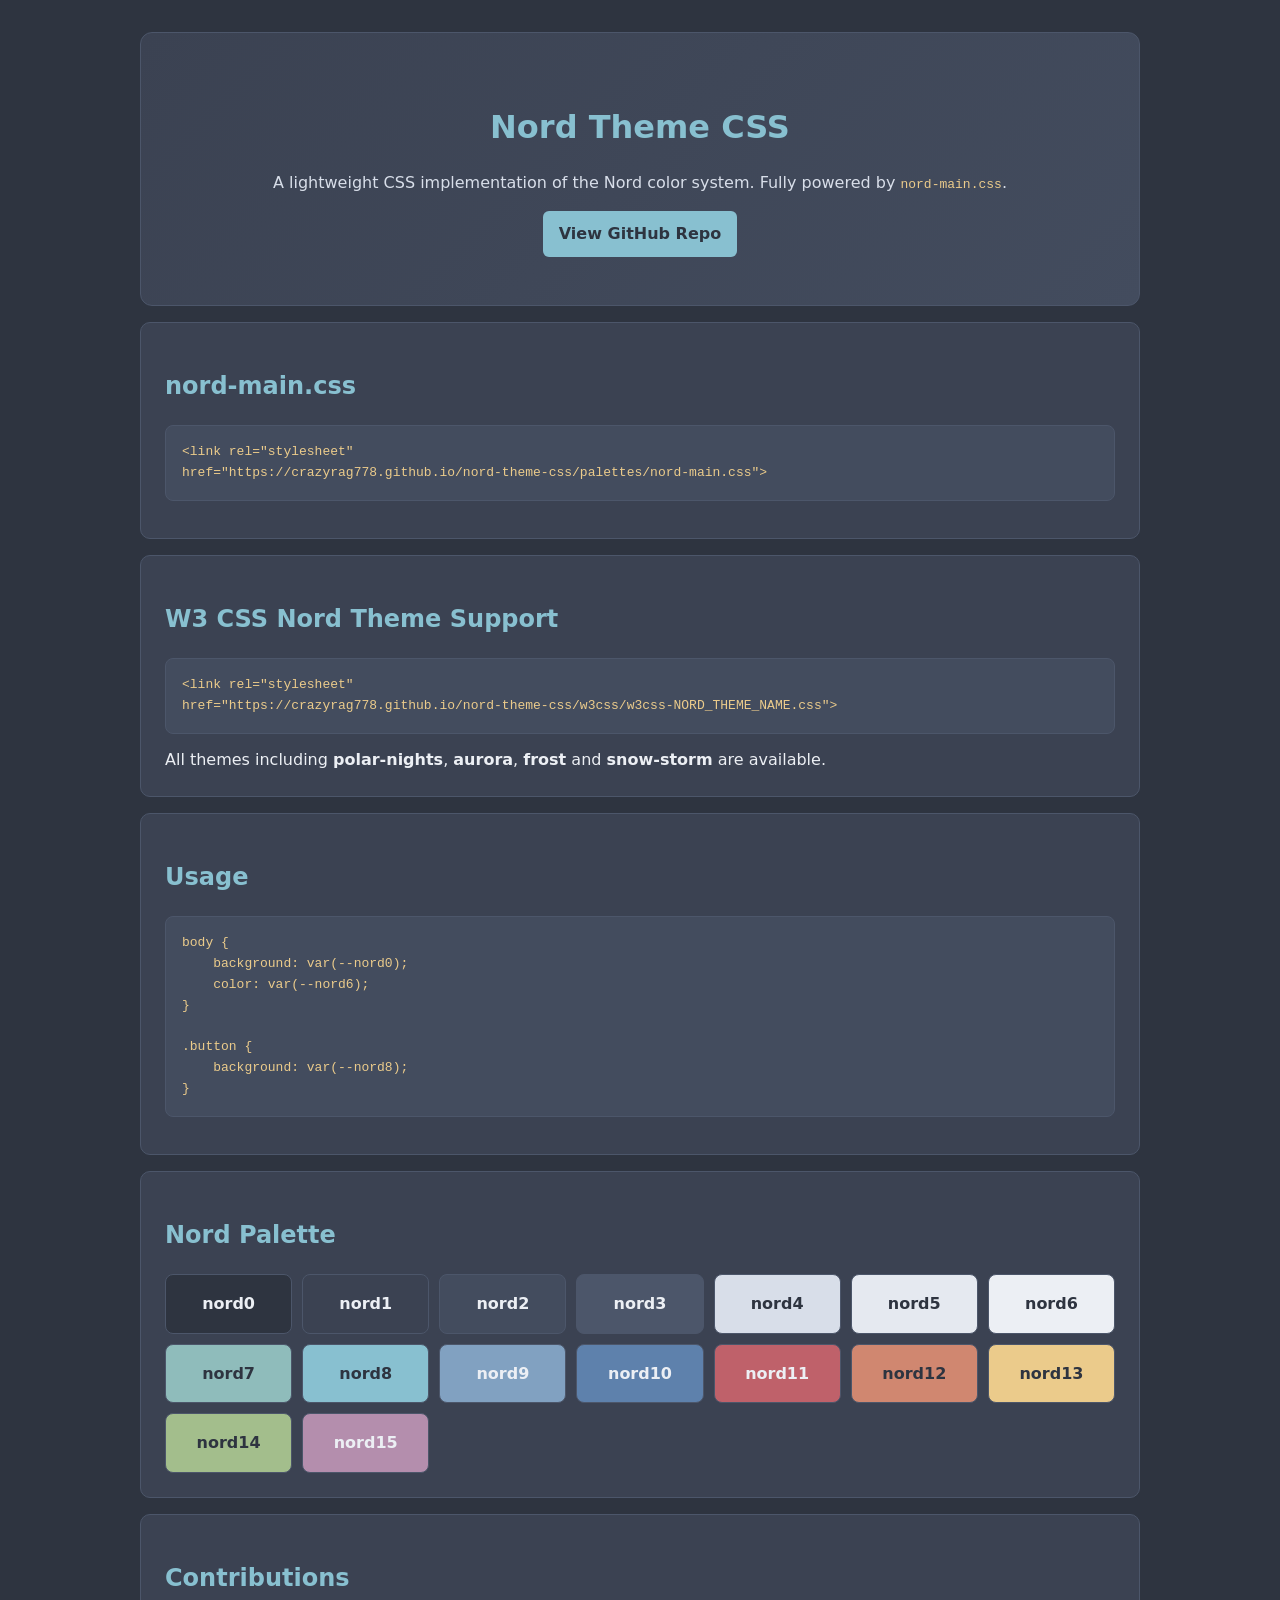
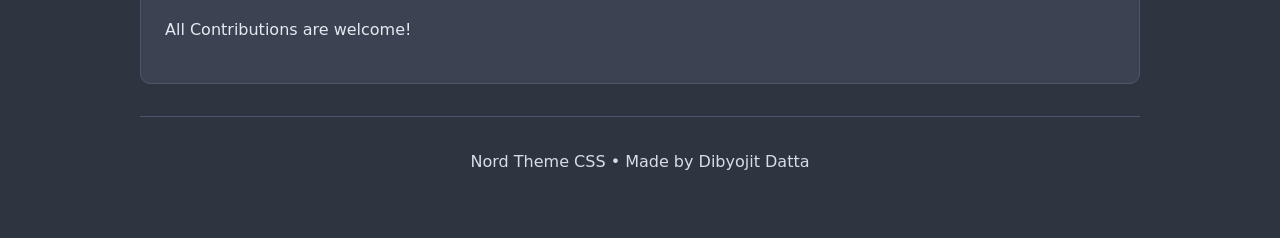
<file: index.html>
<!DOCTYPE html>
<html lang="en">
<head>
<meta charset="UTF-8">
<meta name="viewport" content="width=device-width, initial-scale=1.0">

<title>Nord Theme CSS</title>

<!-- Nord Palette Library (ONLY dependency) -->
<link rel="stylesheet"
href="https://crazyrag778.github.io/nord-theme-css/palettes/nord-main.css">

<style>
/* =========================
   Base Layout (uses Nord ONLY)
   ========================= */

body {
    background: var(--nord0);
    color: var(--nord6);
    font-family: system-ui, sans-serif;
    margin: 0;
    padding: 2rem;
    line-height: 1.6;
}

.container {
    max-width: 1000px;
    margin: auto;
}

/* =========================
   Sections
   ========================= */

.section {
    background: var(--nord1);
    padding: 1.5rem;
    margin: 1rem 0;
    border-radius: 10px;
    border: 1px solid var(--nord3);
}

/* =========================
   Hero
   ========================= */

.hero {
    background: linear-gradient(135deg, var(--nord1), var(--nord2));
    padding: 3rem 2rem;
    border-radius: 12px;
    border: 1px solid var(--nord3);
    text-align: center;
}

.hero h1 {
    color: var(--nord8);
    margin-bottom: 0.5rem;
}

.hero p {
    color: var(--nord4);
}

/* =========================
   Typography
   ========================= */

h2 {
    color: var(--nord8);
}

p {
    color: var(--nord5);
}

/* =========================
   Code
   ========================= */

pre {
    background: var(--nord2);
    padding: 1rem;
    border-radius: 8px;
    overflow-x: auto;
    border: 1px solid var(--nord3);
}

code {
    color: var(--nord13);
}

/* =========================
   Buttons
   ========================= */

.button {
    display: inline-block;
    padding: 10px 16px;
    background: var(--nord8);
    color: var(--nord0);
    text-decoration: none;
    border-radius: 6px;
    font-weight: 600;
}

.button:hover {
    background: var(--nord7);
}

/* =========================
   Palette Grid
   ========================= */

.palette {
    display: grid;
    grid-template-columns: repeat(auto-fit, minmax(120px, 1fr));
    gap: 10px;
}

.swatch {
    padding: 1rem;
    border-radius: 8px;
    text-align: center;
    font-weight: bold;
    border: 1px solid var(--nord3);
}

/* =========================
   Footer
   ========================= */

footer {
    text-align: center;
    margin-top: 2rem;
    padding: 2rem;
    color: var(--nord4);
    border-top: 1px solid var(--nord3);
}

/* =========================
   Accent helpers (ONLY Nord-based)
   ========================= */

.accent { color: var(--nord8); }
.muted { color: var(--nord4); }

</style>
</head>

<body>

<div class="container">

<!-- ================= HERO ================= -->
<div class="hero">
    <h1>Nord Theme CSS</h1>
    <p>
        A lightweight CSS implementation of the Nord color system.
        Fully powered by <code>nord-main.css</code>.
    </p>

    <a class="button"
       href="https://github.com/CrazyRag778/nord-theme-css">
        View GitHub Repo
    </a>
</div>

<!-- ================= nord-main.css ================= -->
<div class="section">
<h2>nord-main.css</h2>

<pre><code>&lt;link rel="stylesheet"
href="https://crazyrag778.github.io/nord-theme-css/palettes/nord-main.css"&gt;
</code></pre>
</div>

<!-- ================= W3-Nord-Theme ================= -->

<div class="section">
<h2>W3 CSS Nord Theme Support</h2>

<pre><code>&lt;link rel="stylesheet"
href="https://crazyrag778.github.io/nord-theme-css/w3css/w3css-NORD_THEME_NAME.css"&gt;
</code></pre>
<div>All themes including <b>polar-nights</b>, <b>aurora</b>, <b>frost</b> and <b>snow-storm</b> are available.</div>
</div>

<!-- ================= USAGE ================= -->
<div class="section">
<h2>Usage</h2>

<pre><code>body {
    background: var(--nord0);
    color: var(--nord6);
}

.button {
    background: var(--nord8);
}</code></pre>

</div>

<!-- ================= PALETTE ================= -->
<div class="section">
<h2>Nord Palette</h2>

<div class="palette">

<div class="swatch" style="background:var(--nord0);color:var(--nord6)">nord0</div>
<div class="swatch" style="background:var(--nord1);color:var(--nord6)">nord1</div>
<div class="swatch" style="background:var(--nord2);color:var(--nord6)">nord2</div>
<div class="swatch" style="background:var(--nord3);color:var(--nord6)">nord3</div>

<div class="swatch" style="background:var(--nord4);color:var(--nord0)">nord4</div>
<div class="swatch" style="background:var(--nord5);color:var(--nord0)">nord5</div>
<div class="swatch" style="background:var(--nord6);color:var(--nord0)">nord6</div>

<div class="swatch" style="background:var(--nord7);color:var(--nord0)">nord7</div>
<div class="swatch" style="background:var(--nord8);color:var(--nord0)">nord8</div>
<div class="swatch" style="background:var(--nord9);color:var(--nord6)">nord9</div>
<div class="swatch" style="background:var(--nord10);color:var(--nord6)">nord10</div>

<div class="swatch" style="background:var(--nord11);color:var(--nord6)">nord11</div>
<div class="swatch" style="background:var(--nord12);color:var(--nord0)">nord12</div>
<div class="swatch" style="background:var(--nord13);color:var(--nord0)">nord13</div>
<div class="swatch" style="background:var(--nord14);color:var(--nord0)">nord14</div>
<div class="swatch" style="background:var(--nord15);color:var(--nord6)">nord15</div>

</div>

</div>

<!-- ================= REPO ================= -->
<div class="section">
<h2>Contributions</h2>
<p>
All Contributions are welcome!
</p>
</div>

<!-- ================= FOOTER ================= -->
<footer>
Nord Theme CSS • Made by Dibyojit Datta
</footer>

</div>

</body>
</html>
</file>
